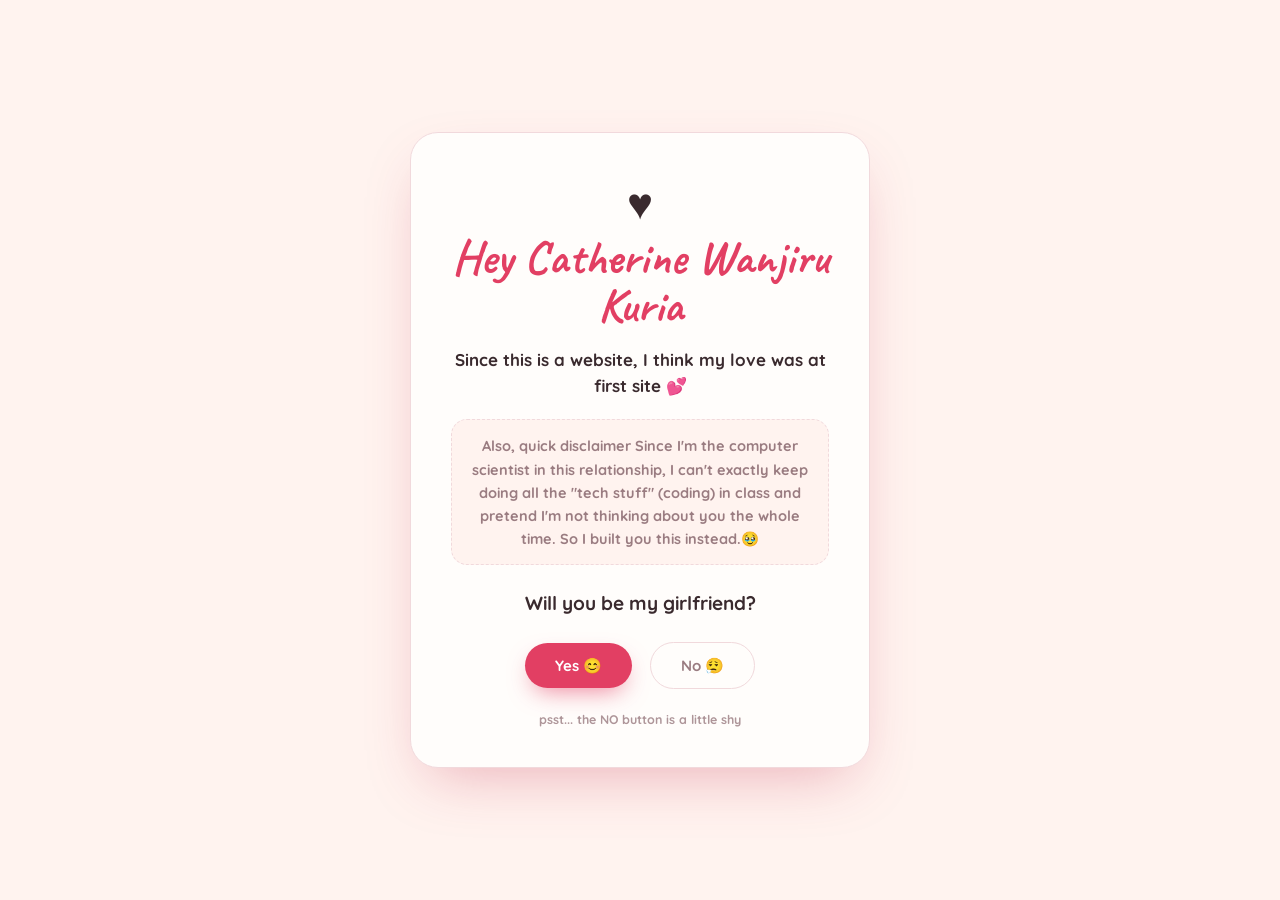
<file: index.html>
<!DOCTYPE html>
<html lang="en">
<head>
<meta charset="UTF-8" />
<meta name="viewport" content="width=device-width, initial-scale=1.0" />
<title>Will You? 💌</title>
<link rel="preconnect" href="https://fonts.googleapis.com">
<link rel="preconnect" href="https://fonts.gstatic.com" crossorigin>
<link href="https://fonts.googleapis.com/css2?family=Caveat:wght@500;600;700&family=Quicksand:wght@400;500;600;700&display=swap" rel="stylesheet">
<link rel="stylesheet" href="style.css">
</head>
<body>

<!-- floating hearts live here, filled in by script.js -->
<div class="floating-hearts" id="floatingHearts"></div>

<!-- ============ SCREEN 1 — THE PROPOSAL ============ -->
<main class="screen screen--active" id="screen-proposal">
  <section class="card">
    <div class="card__heart">♥</div>

    <h1 class="card__title">Hey Catherine Wanjiru Kuria</h1>

    <p class="card__quote">
      Since this is a website, I think my love was at first site <span class="emoji">💕</span>
    </p>

    <p class="card__intro">
      Also, quick disclaimer Since I'm the computer scientist in this relationship,
      I can't exactly keep doing all the "tech stuff" (coding) in class
      and pretend I'm not thinking about you the whole time. So I built you this instead.🥹
    </p>

    <p class="card__question">Will you be my girlfriend?</p>

    <div class="card__actions">
      <button class="btn btn--yes" id="yesBtn">Yes <span class="emoji">😊</span></button>
      <button class="btn btn--no" id="noBtn">No <span class="emoji">😮‍💨</span></button>
    </div>

    <p class="card__hint" id="noHint">psst... the NO button is a little shy</p>
  </section>
</main>

<!-- ============ SCREEN 2 — THE GALLERY ============ -->
<main class="screen" id="screen-gallery">
  <section class="card card--wide">
    <div class="card__heart card__heart--small">♥</div>
    <h2 class="card__title card__title--small">Us</h2>

    <div class="slideshow" id="slideshow">
      <div class="slideshow__track" id="slideTrack">
        <!-- slides are injected by script.js from the IMAGES array -->
      </div>
      <button class="slide-nav slide-nav--prev" id="prevSlide" aria-label="Previous photo">&#10094;</button>
      <button class="slide-nav slide-nav--next" id="nextSlide" aria-label="Next photo">&#10095;</button>
      <div class="slide-dots" id="slideDots"></div>
    </div>

    <p class="love-note">
      Hey Catherine, thank you for coming into my life. I love you so much, I love how you've
      picked yes <span class="emoji">😂</span> you make ordinary days feel like something
      worth looking forward to, and your affection towards me is honestly what make me love you the most.
      Here's to many more memories like these. That's it I guess if your reading this then this means that were a thing🤸‍♂️.

    </p>

    <button class="btn btn--yes btn--full" id="toEndBtn">Continue >>>>> →</button>
  </section>
</main>

<!-- ============ SCREEN 3 — THE END ============ -->
<main class="screen" id="screen-end">
  <section class="card card--end">
    <div class="confetti" id="confetti"></div>
    <h2 class="the-end">The End</h2>
    <p class="last-words">Yuuuuuuuuuuuuuurrr Immmm Vivvv.. Ooops I meant we're dating🤭</p>
    <div class="card__heart card__heart--small">♥</div>
  </section>
</main>

<script src="script.js"></script>
</body>
</html>
</file>
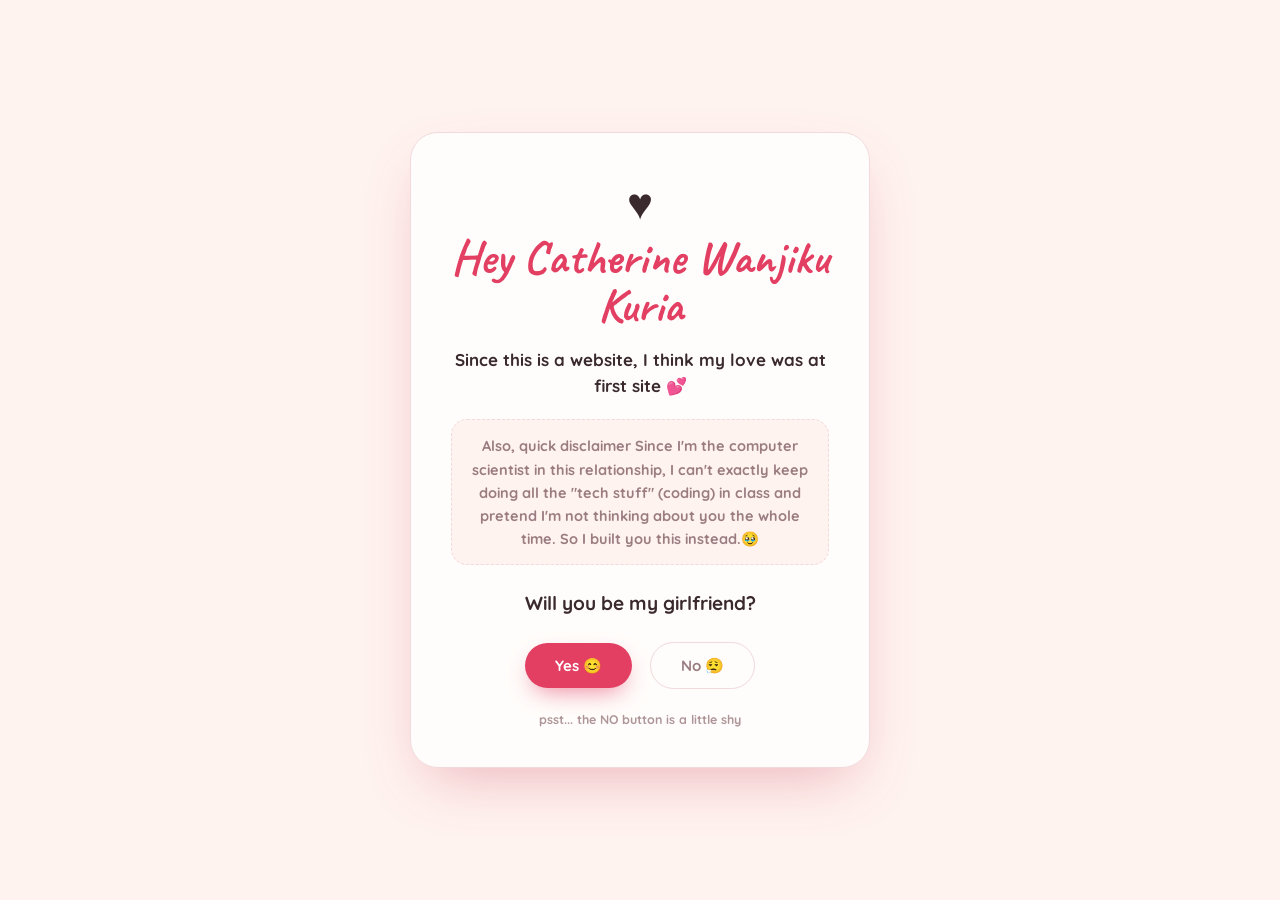
<file: Catherine's🤭/index.html>
<!DOCTYPE html>
<html lang="en">
<head>
<meta charset="UTF-8" />
<meta name="viewport" content="width=device-width, initial-scale=1.0" />
<title>Will You? 💌</title>
<link rel="preconnect" href="https://fonts.googleapis.com">
<link rel="preconnect" href="https://fonts.gstatic.com" crossorigin>
<link href="https://fonts.googleapis.com/css2?family=Caveat:wght@500;600;700&family=Quicksand:wght@400;500;600;700&display=swap" rel="stylesheet">
<link rel="stylesheet" href="style.css">
</head>
<body>

<!-- floating hearts live here, filled in by script.js -->
<div class="floating-hearts" id="floatingHearts"></div>

<!-- ============ SCREEN 1 — THE PROPOSAL ============ -->
<main class="screen screen--active" id="screen-proposal">
  <section class="card">
    <div class="card__heart">♥</div>

    <h1 class="card__title">Hey Catherine Wanjiku Kuria</h1>

    <p class="card__quote">
      Since this is a website, I think my love was at first site <span class="emoji">💕</span>
    </p>

    <p class="card__intro">
      Also, quick disclaimer Since I'm the computer scientist in this relationship,
      I can't exactly keep doing all the "tech stuff" (coding) in class
      and pretend I'm not thinking about you the whole time. So I built you this instead.🥹
    </p>

    <p class="card__question">Will you be my girlfriend?</p>

    <div class="card__actions">
      <button class="btn btn--yes" id="yesBtn">Yes <span class="emoji">😊</span></button>
      <button class="btn btn--no" id="noBtn">No <span class="emoji">😮‍💨</span></button>
    </div>

    <p class="card__hint" id="noHint">psst... the NO button is a little shy</p>
  </section>
</main>

<!-- ============ SCREEN 2 — THE GALLERY ============ -->
<main class="screen" id="screen-gallery">
  <section class="card card--wide">
    <div class="card__heart card__heart--small">♥</div>
    <h2 class="card__title card__title--small">Us</h2>

    <div class="slideshow" id="slideshow">
      <div class="slideshow__track" id="slideTrack">
        <!-- slides are injected by script.js from the IMAGES array -->
      </div>
      <button class="slide-nav slide-nav--prev" id="prevSlide" aria-label="Previous photo">&#10094;</button>
      <button class="slide-nav slide-nav--next" id="nextSlide" aria-label="Next photo">&#10095;</button>
      <div class="slide-dots" id="slideDots"></div>
    </div>

    <p class="love-note">
      Hey Catherine, thank you for coming into my life. I love you so much, I love how you've
      picked yes <span class="emoji">😂</span> you make ordinary days feel like something
      worth looking forward to, and your affection towards me is honestly what make me love you the most.
      Here's to many more memories like these. That's it I guess if your reading this then this means that were a thing🤸‍♂️.

    </p>

    <button class="btn btn--yes btn--full" id="toEndBtn">Continue >>>>> →</button>
  </section>
</main>

<!-- ============ SCREEN 3 — THE END ============ -->
<main class="screen" id="screen-end">
  <section class="card card--end">
    <div class="confetti" id="confetti"></div>
    <h2 class="the-end">The End</h2>
    <p class="last-words">Yuuuuuuuuuuuuuurrr Immmm Vivvv.. Ooops I meant we're dating🤭</p>
    <div class="card__heart card__heart--small">♥</div>
  </section>
</main>

<script src="script.js"></script>
</body>
</html>
</file>
<file: style.css>
/* ============================================
   TOKENS — change these to re-theme the whole site
   ============================================ */
:root {
  --blush:      #FFF3EF;   /* page background */
  --cream:      #FFFDFB;   /* card background */
  --rose:       #E23F63;   /* primary accent / buttons */
  --rose-dark:  #C22C4E;   /* hover state */
  --gold:       #E8A73D;   /* secondary accent, dots, confetti */
  --ink:        #3A2A2E;   /* headings / body text */
  --muted:      #9A7C81;   /* soft secondary text */
  --line:       #F1D9DC;   /* hairline borders */

  --font-display: 'Caveat', cursive;
  --font-body: 'Quicksand', sans-serif;

  --radius-card: 28px;
  --radius-btn: 999px;
  --shadow-card: 0 24px 60px -20px rgba(194, 44, 78, 0.35);
}

* { box-sizing: border-box; }

html, body {
  margin: 0;
  padding: 0;
  min-height: 100vh;
  background: var(--blush);
  font-family: var(--font-body);
  font-weight: 700;   /* ← add this line */
  color: var(--ink);
  overflow-x: hidden;
}

body {
  display: flex;
  align-items: center;
  justify-content: center;
  padding: 32px 16px;
  position: relative;
}

@media (prefers-reduced-motion: reduce) {
  *, *::before, *::after {
    animation-duration: 0.001ms !important;
    transition-duration: 0.001ms !important;
  }
}

/* ============================================
   FLOATING HEARTS BACKDROP
   ============================================ */
.floating-hearts {
  position: fixed;
  inset: 0;
  pointer-events: none;
  overflow: hidden;
  z-index: 0;
}

.floating-heart {
  position: absolute;
  bottom: -10%;
  color: var(--rose);
  opacity: 0.18;
  animation: floatUp linear infinite;
  font-size: 28px;
}

@keyframes floatUp {
  from { transform: translateY(0) rotate(0deg); opacity: 0.18; }
  to   { transform: translateY(-110vh) rotate(25deg); opacity: 0; }
}

/* ============================================
   SCREENS — only one visible at a time
   ============================================ */
.screen {
  display: none;
  width: 100%;
  justify-content: center;
  position: relative;
  z-index: 1;
}

.screen--active {
  display: flex;
}

/* ============================================
   CARD
   ============================================ */
.card {
  background: var(--cream);
  border: 1px solid var(--line);
  border-radius: var(--radius-card);
  box-shadow: var(--shadow-card);
  padding: 48px 40px 40px;
  max-width: 460px;
  width: 100%;
  text-align: center;
  position: relative;
  animation: cardIn 0.6s cubic-bezier(0.22, 1, 0.36, 1) both;
}

.card--wide {
  max-width: 560px;
}

@keyframes cardIn {
  from { opacity: 0; transform: translateY(18px) scale(0.98); }
  to   { opacity: 1; transform: translateY(0) scale(1); }
}

.card__heart {
  font-size: 44px;
  color: var(--ink);
  margin-bottom: 8px;
  line-height: 1;
}

.card__heart--small {
  font-size: 30px;
  color: var(--rose);
}

.card__title {
  font-family: var(--font-display);
  font-weight: 700;
  font-size: 48px;
  color: var(--rose);
  margin: 4px 0 18px;
  line-height: 1;
}

.card__title--small {
  font-size: 36px;
  margin-bottom: 20px;
}

.card__quote {
  font-size: 17px;
  color: var(--ink);
  line-height: 1.55;
  margin: 0 0 20px;
}

.card__intro {
  font-size: 14.5px;
  color: var(--muted);
  line-height: 1.6;
  margin: 0 0 26px;
  padding: 14px 16px;
  background: var(--blush);
  border-radius: 16px;
  border: 1px dashed var(--line);
}

.card__question {
  font-weight: 700;
  font-size: 19px;
  margin: 0 0 22px;
}

/* ============================================
   BUTTONS
   ============================================ */
.card__actions {
  display: flex;
  align-items: center;
  justify-content: center;
  gap: 18px;
  position: relative;
  min-height: 56px;
}

.btn {
  font-family: var(--font-body);
  font-weight: 700;
  font-size: 15px;
  border: none;
  border-radius: var(--radius-btn);
  padding: 13px 30px;
  cursor: pointer;
  transition: transform 0.15s ease, box-shadow 0.15s ease, background 0.15s ease;
}

.btn--yes {
  background: var(--rose);
  color: white;
  box-shadow: 0 10px 24px -8px rgba(226, 63, 99, 0.65);
}

.btn--yes:hover {
  background: var(--rose-dark);
  transform: translateY(-2px);
}

.btn--no {
  background: transparent;
  color: var(--muted);
  border: 1.5px solid var(--line);
  position: relative;
}

/* the dodge — no button becomes fixed-position once it starts running away
   so it can move anywhere on screen; script.js toggles this class */
.btn--no.is-dodging {
  position: fixed;
  z-index: 50;
  transition: top 0.45s ease, left 0.45s ease;
}

.card__hint {
  margin: 18px 0 0;
  font-size: 12.5px;
  color: var(--muted);
  opacity: 0.8;
}

.btn--full {
  width: 100%;
  margin-top: 22px;
  font-size: 16px;
  padding: 15px;
}

/* ============================================
   SLIDESHOW  (screen 2)
   ============================================ */
.slideshow {
  position: relative;
  width: 100%;
  aspect-ratio: 4 / 3;
  border-radius: 20px;
  overflow: hidden;
  background: var(--blush);
  border: 1px solid var(--line);
  margin-bottom: 22px;
}

.slideshow__track {
  display: flex;
  width: 100%;
  height: 100%;
  transition: transform 0.5s cubic-bezier(0.65, 0, 0.35, 1);
}

.slide {
  flex: 0 0 100%;
  height: 100%;
  display: flex;
  align-items: center;
  justify-content: center;
  overflow: hidden;
}

.slide img {
  width: 100%;
  height: 100%;
  object-fit: contain;
  background: var(--blush);
}

.slide--placeholder {
  flex-direction: column;
  gap: 8px;
  color: var(--muted);
  font-size: 13.5px;
  padding: 20px;
  text-align: center;
}

.slide--placeholder .placeholder-icon {
  font-size: 34px;
  color: var(--rose);
}

.slide-nav {
  position: absolute;
  top: 50%;
  transform: translateY(-50%);
  background: rgba(255, 255, 255, 0.85);
  color: var(--rose);
  border: none;
  width: 38px;
  height: 38px;
  border-radius: 50%;
  cursor: pointer;
  font-size: 14px;
  display: flex;
  align-items: center;
  justify-content: center;
  box-shadow: 0 4px 14px rgba(0, 0, 0, 0.12);
  transition: background 0.15s ease;
}

.slide-nav:hover { background: white; }
.slide-nav--prev { left: 12px; }
.slide-nav--next { right: 12px; }

.slide-dots {
  position: absolute;
  bottom: 12px;
  left: 50%;
  transform: translateX(-50%);
  display: flex;
  gap: 7px;
}

.slide-dot {
  width: 7px;
  height: 7px;
  border-radius: 50%;
  background: rgba(255, 255, 255, 0.6);
  border: 1px solid rgba(226, 63, 99, 0.4);
  cursor: pointer;
  padding: 0;
}

.slide-dot.is-active {
  background: var(--gold);
  border-color: var(--gold);
}

.love-note {
  font-size: 15px;
  line-height: 1.75;
  color: var(--ink);
  text-align: left;
  margin: 0;
}

/* ============================================
   END SCREEN
   ============================================ */
.card--end {
  max-width: 420px;
  padding-top: 64px;
  padding-bottom: 56px;
  overflow: hidden;
}

.the-end {
  font-family: var(--font-display);
  font-size: 56px;
  color: var(--rose);
  margin: 0 0 18px;
}

.last-words {
  font-family: var(--font-body);
  font-weight: 600;
  font-size: 17px;
  color: var(--ink);
  line-height: 1.6;
  margin: 0 0 24px;
}

.confetti {
  position: absolute;
  inset: 0;
  pointer-events: none;
  overflow: hidden;
}

.confetti-piece {
  position: absolute;
  top: -10%;
  width: 8px;
  height: 14px;
  border-radius: 2px;
  animation: confettiFall linear forwards;
}

@keyframes confettiFall {
  to { transform: translateY(120vh) rotate(360deg); opacity: 0.9; }
}

/* ============================================
   RESPONSIVE
   ============================================ */
@media (max-width: 480px) {
  .card { padding: 38px 24px 32px; }
  .card__title { font-size: 40px; }
  .the-end { font-size: 46px; }
  .card__actions { flex-direction: row; flex-wrap: wrap; }
}
</file>
<file: Catherine's🤭/style.css>
/* ============================================
   TOKENS — change these to re-theme the whole site
   ============================================ */
:root {
  --blush:      #FFF3EF;   /* page background */
  --cream:      #FFFDFB;   /* card background */
  --rose:       #E23F63;   /* primary accent / buttons */
  --rose-dark:  #C22C4E;   /* hover state */
  --gold:       #E8A73D;   /* secondary accent, dots, confetti */
  --ink:        #3A2A2E;   /* headings / body text */
  --muted:      #9A7C81;   /* soft secondary text */
  --line:       #F1D9DC;   /* hairline borders */

  --font-display: 'Caveat', cursive;
  --font-body: 'Quicksand', sans-serif;

  --radius-card: 28px;
  --radius-btn: 999px;
  --shadow-card: 0 24px 60px -20px rgba(194, 44, 78, 0.35);
}

* { box-sizing: border-box; }

html, body {
  margin: 0;
  padding: 0;
  min-height: 100vh;
  background: var(--blush);
  font-family: var(--font-body);
  font-weight: 700;   /* ← add this line */
  color: var(--ink);
  overflow-x: hidden;
}

body {
  display: flex;
  align-items: center;
  justify-content: center;
  padding: 32px 16px;
  position: relative;
}

@media (prefers-reduced-motion: reduce) {
  *, *::before, *::after {
    animation-duration: 0.001ms !important;
    transition-duration: 0.001ms !important;
  }
}

/* ============================================
   FLOATING HEARTS BACKDROP
   ============================================ */
.floating-hearts {
  position: fixed;
  inset: 0;
  pointer-events: none;
  overflow: hidden;
  z-index: 0;
}

.floating-heart {
  position: absolute;
  bottom: -10%;
  color: var(--rose);
  opacity: 0.18;
  animation: floatUp linear infinite;
  font-size: 28px;
}

@keyframes floatUp {
  from { transform: translateY(0) rotate(0deg); opacity: 0.18; }
  to   { transform: translateY(-110vh) rotate(25deg); opacity: 0; }
}

/* ============================================
   SCREENS — only one visible at a time
   ============================================ */
.screen {
  display: none;
  width: 100%;
  justify-content: center;
  position: relative;
  z-index: 1;
}

.screen--active {
  display: flex;
}

/* ============================================
   CARD
   ============================================ */
.card {
  background: var(--cream);
  border: 1px solid var(--line);
  border-radius: var(--radius-card);
  box-shadow: var(--shadow-card);
  padding: 48px 40px 40px;
  max-width: 460px;
  width: 100%;
  text-align: center;
  position: relative;
  animation: cardIn 0.6s cubic-bezier(0.22, 1, 0.36, 1) both;
}

.card--wide {
  max-width: 560px;
}

@keyframes cardIn {
  from { opacity: 0; transform: translateY(18px) scale(0.98); }
  to   { opacity: 1; transform: translateY(0) scale(1); }
}

.card__heart {
  font-size: 44px;
  color: var(--ink);
  margin-bottom: 8px;
  line-height: 1;
}

.card__heart--small {
  font-size: 30px;
  color: var(--rose);
}

.card__title {
  font-family: var(--font-display);
  font-weight: 700;
  font-size: 48px;
  color: var(--rose);
  margin: 4px 0 18px;
  line-height: 1;
}

.card__title--small {
  font-size: 36px;
  margin-bottom: 20px;
}

.card__quote {
  font-size: 17px;
  color: var(--ink);
  line-height: 1.55;
  margin: 0 0 20px;
}

.card__intro {
  font-size: 14.5px;
  color: var(--muted);
  line-height: 1.6;
  margin: 0 0 26px;
  padding: 14px 16px;
  background: var(--blush);
  border-radius: 16px;
  border: 1px dashed var(--line);
}

.card__question {
  font-weight: 700;
  font-size: 19px;
  margin: 0 0 22px;
}

/* ============================================
   BUTTONS
   ============================================ */
.card__actions {
  display: flex;
  align-items: center;
  justify-content: center;
  gap: 18px;
  position: relative;
  min-height: 56px;
}

.btn {
  font-family: var(--font-body);
  font-weight: 700;
  font-size: 15px;
  border: none;
  border-radius: var(--radius-btn);
  padding: 13px 30px;
  cursor: pointer;
  transition: transform 0.15s ease, box-shadow 0.15s ease, background 0.15s ease;
}

.btn--yes {
  background: var(--rose);
  color: white;
  box-shadow: 0 10px 24px -8px rgba(226, 63, 99, 0.65);
}

.btn--yes:hover {
  background: var(--rose-dark);
  transform: translateY(-2px);
}

.btn--no {
  background: transparent;
  color: var(--muted);
  border: 1.5px solid var(--line);
  position: relative;
}

/* the dodge — no button becomes fixed-position once it starts running away
   so it can move anywhere on screen; script.js toggles this class */
.btn--no.is-dodging {
  position: fixed;
  z-index: 50;
  transition: top 0.45s ease, left 0.45s ease;
}

.card__hint {
  margin: 18px 0 0;
  font-size: 12.5px;
  color: var(--muted);
  opacity: 0.8;
}

.btn--full {
  width: 100%;
  margin-top: 22px;
  font-size: 16px;
  padding: 15px;
}

/* ============================================
   SLIDESHOW  (screen 2)
   ============================================ */
.slideshow {
  position: relative;
  width: 100%;
  aspect-ratio: 4 / 3;
  border-radius: 20px;
  overflow: hidden;
  background: var(--blush);
  border: 1px solid var(--line);
  margin-bottom: 22px;
}

.slideshow__track {
  display: flex;
  width: 100%;
  height: 100%;
  transition: transform 0.5s cubic-bezier(0.65, 0, 0.35, 1);
}

.slide {
  flex: 0 0 100%;
  height: 100%;
  display: flex;
  align-items: center;
  justify-content: center;
  overflow: hidden;
}

.slide img {
  width: 100%;
  height: 100%;
  object-fit: contain;
  background: var(--blush);
}

.slide--placeholder {
  flex-direction: column;
  gap: 8px;
  color: var(--muted);
  font-size: 13.5px;
  padding: 20px;
  text-align: center;
}

.slide--placeholder .placeholder-icon {
  font-size: 34px;
  color: var(--rose);
}

.slide-nav {
  position: absolute;
  top: 50%;
  transform: translateY(-50%);
  background: rgba(255, 255, 255, 0.85);
  color: var(--rose);
  border: none;
  width: 38px;
  height: 38px;
  border-radius: 50%;
  cursor: pointer;
  font-size: 14px;
  display: flex;
  align-items: center;
  justify-content: center;
  box-shadow: 0 4px 14px rgba(0, 0, 0, 0.12);
  transition: background 0.15s ease;
}

.slide-nav:hover { background: white; }
.slide-nav--prev { left: 12px; }
.slide-nav--next { right: 12px; }

.slide-dots {
  position: absolute;
  bottom: 12px;
  left: 50%;
  transform: translateX(-50%);
  display: flex;
  gap: 7px;
}

.slide-dot {
  width: 7px;
  height: 7px;
  border-radius: 50%;
  background: rgba(255, 255, 255, 0.6);
  border: 1px solid rgba(226, 63, 99, 0.4);
  cursor: pointer;
  padding: 0;
}

.slide-dot.is-active {
  background: var(--gold);
  border-color: var(--gold);
}

.love-note {
  font-size: 15px;
  line-height: 1.75;
  color: var(--ink);
  text-align: left;
  margin: 0;
}

/* ============================================
   END SCREEN
   ============================================ */
.card--end {
  max-width: 420px;
  padding-top: 64px;
  padding-bottom: 56px;
  overflow: hidden;
}

.the-end {
  font-family: var(--font-display);
  font-size: 56px;
  color: var(--rose);
  margin: 0 0 18px;
}

.last-words {
  font-family: var(--font-body);
  font-weight: 600;
  font-size: 17px;
  color: var(--ink);
  line-height: 1.6;
  margin: 0 0 24px;
}

.confetti {
  position: absolute;
  inset: 0;
  pointer-events: none;
  overflow: hidden;
}

.confetti-piece {
  position: absolute;
  top: -10%;
  width: 8px;
  height: 14px;
  border-radius: 2px;
  animation: confettiFall linear forwards;
}

@keyframes confettiFall {
  to { transform: translateY(120vh) rotate(360deg); opacity: 0.9; }
}

/* ============================================
   RESPONSIVE
   ============================================ */
@media (max-width: 480px) {
  .card { padding: 38px 24px 32px; }
  .card__title { font-size: 40px; }
  .the-end { font-size: 46px; }
  .card__actions { flex-direction: row; flex-wrap: wrap; }
}
</file>
